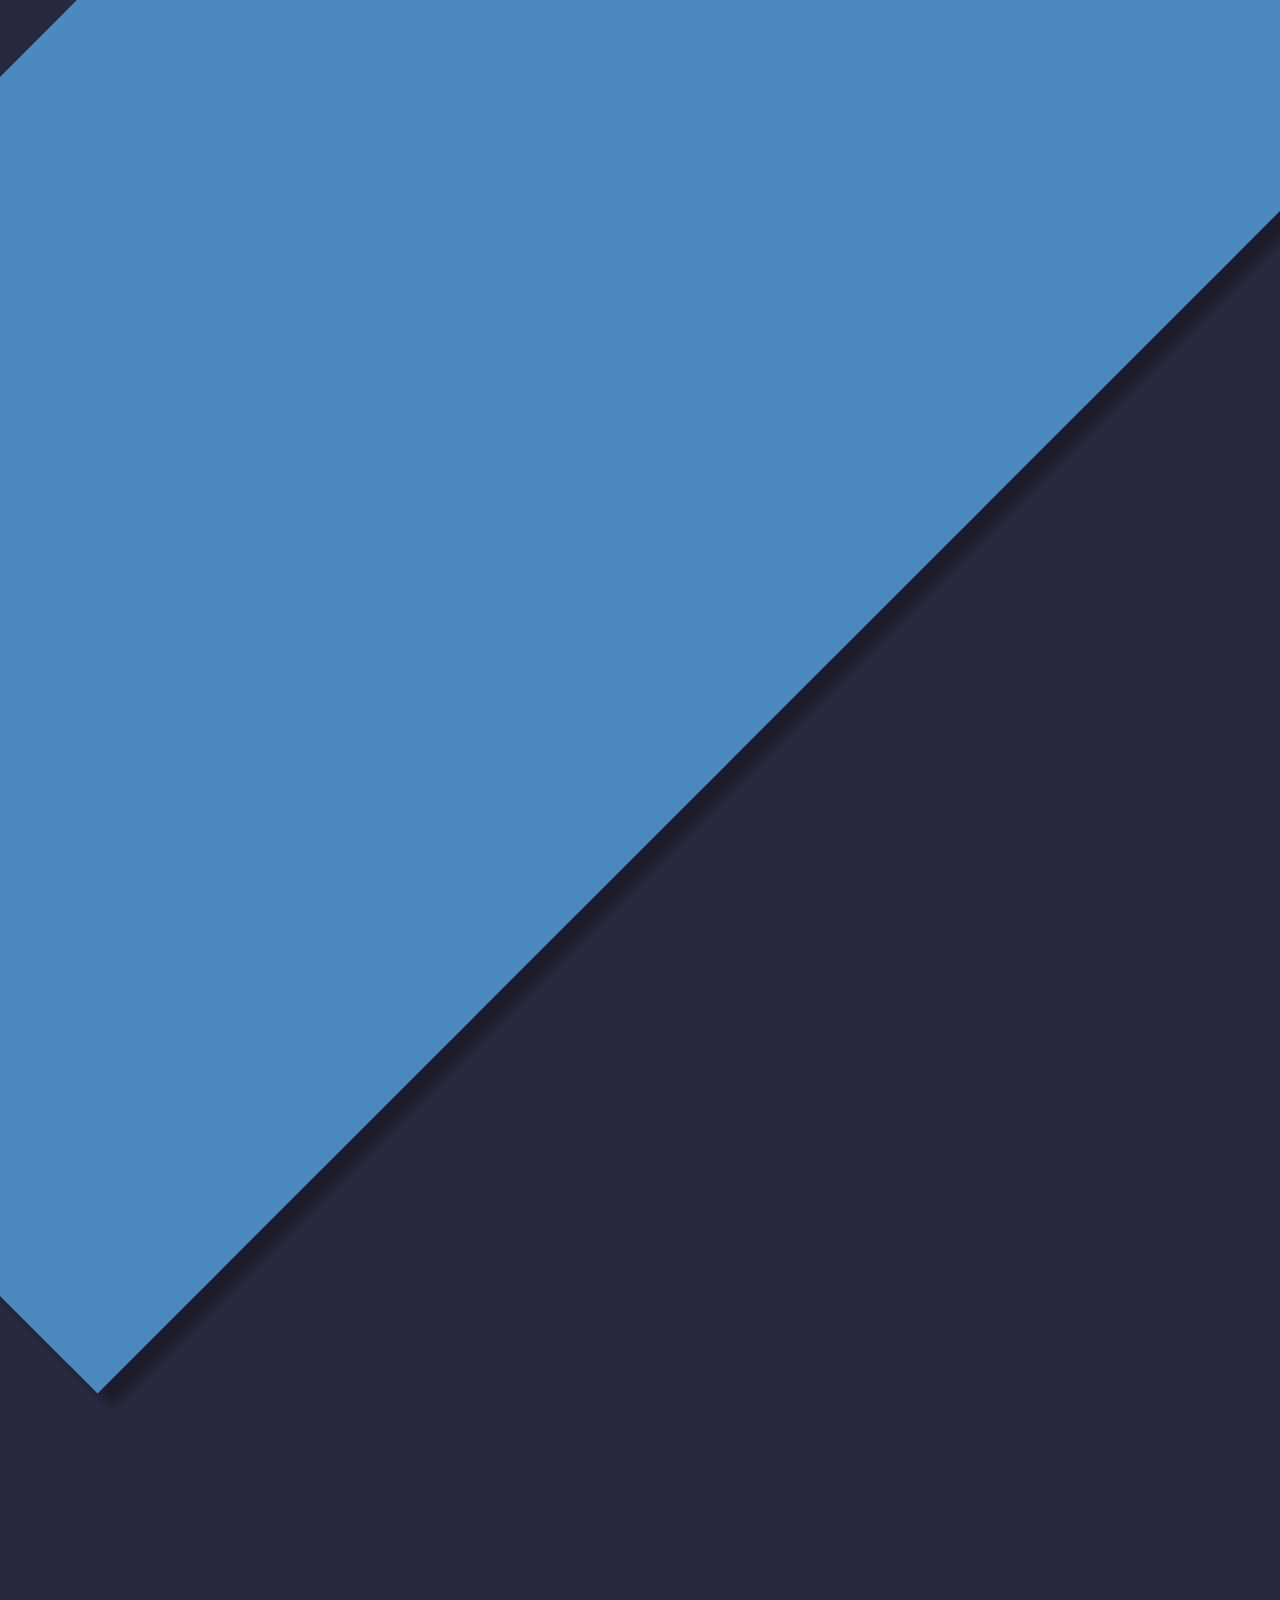
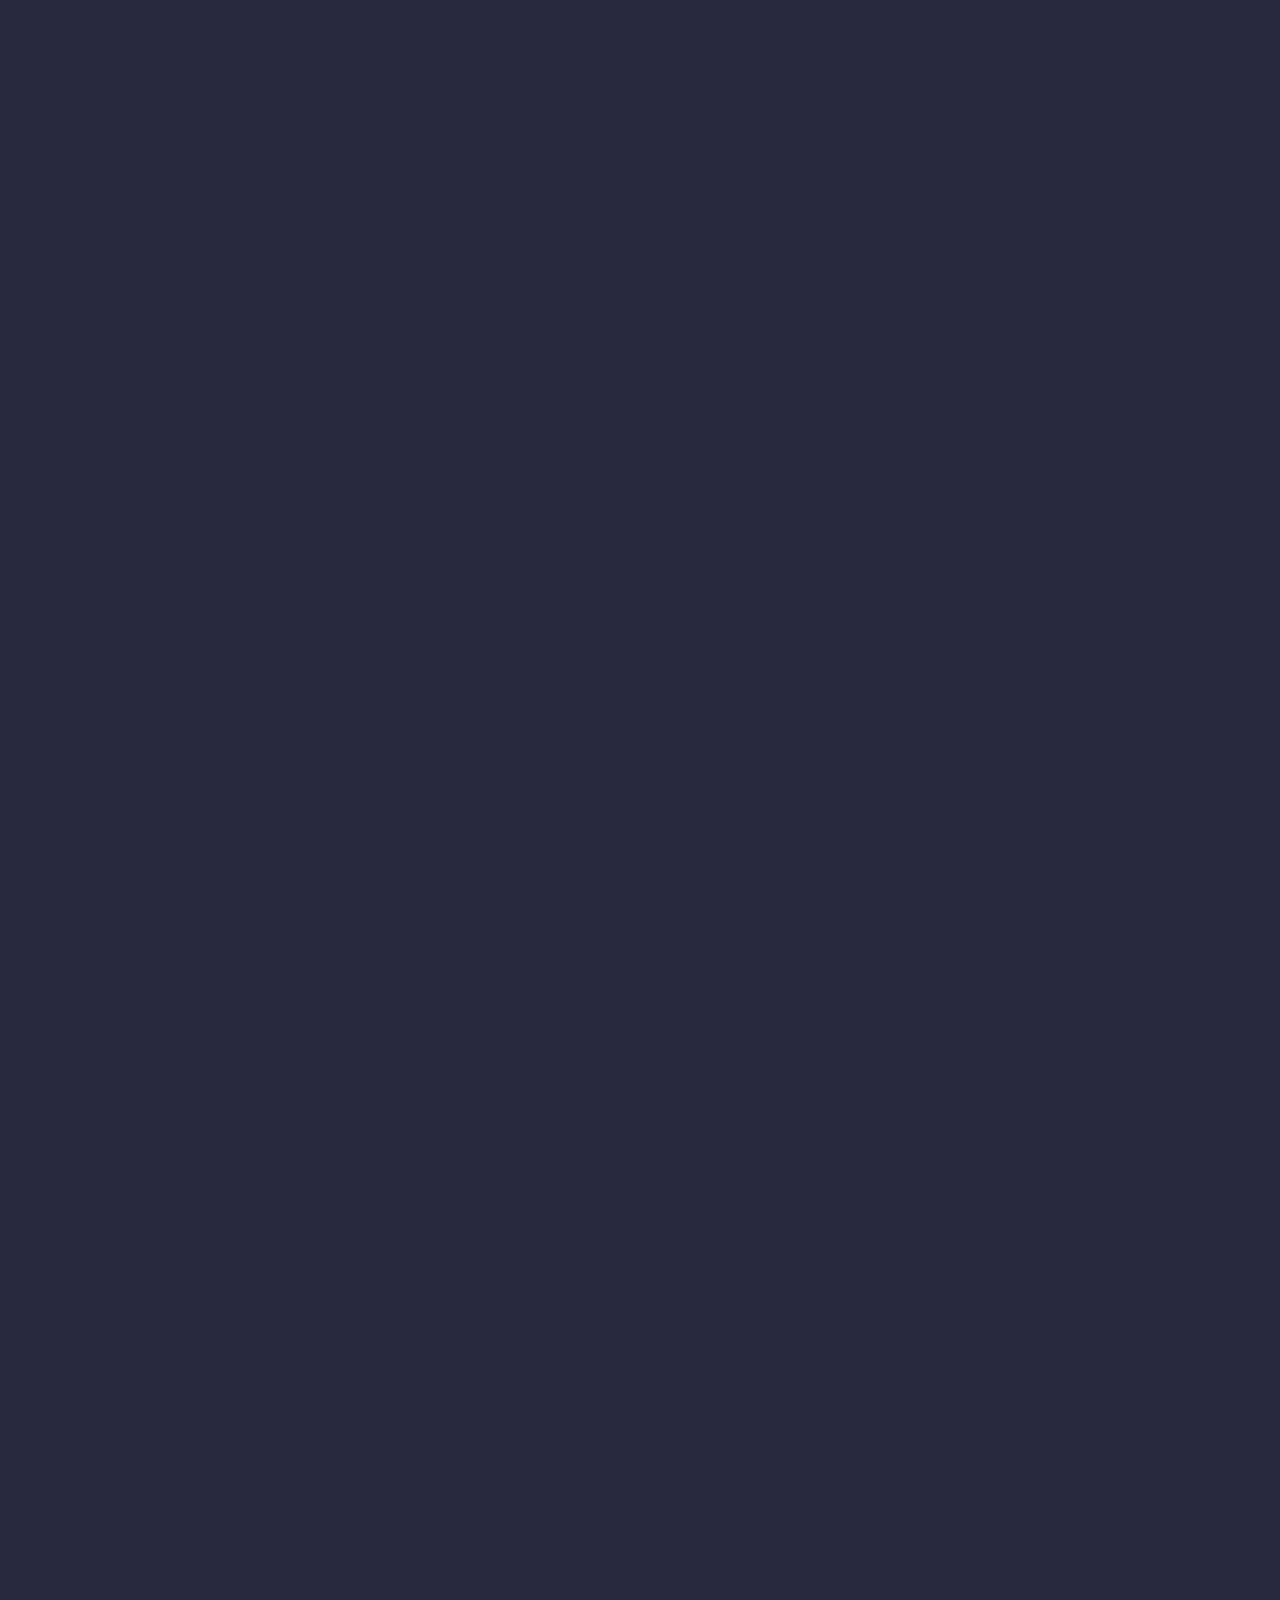
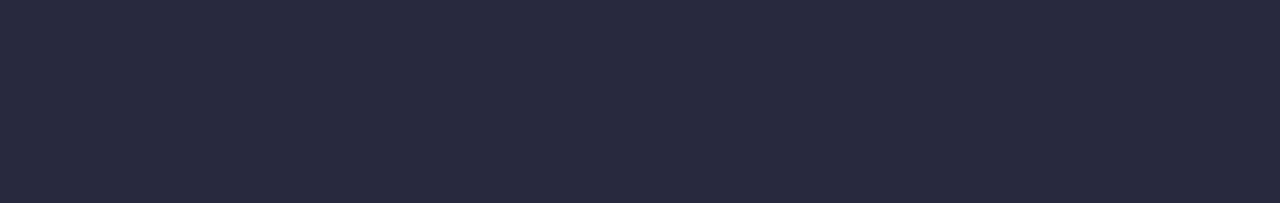
<file: index.html>
<!DOCTYPE html>
<html lang="pt-br">
<head>
    <meta charset="UTF-8">
    <meta name="viewport" content="width=device-width, initial-scale=1.0">
    <link rel="stylesheet" href="assets/style.css">
    <title>Portfolio - Vinicius Yeh</title>
</head>
<body id="scroll" class="clickable-area">
    <!--Introdution-->
    <div class="animation" id="animation">
        <div class="square1" id="square1"></div>
        <div class="square2" id="square2"></div>
    </div>

    <!--Sound effects-->
    <audio src="assets/aud/click sound.mp3" id="click-sound" preload="auto"></audio> 
    <audio src="assets/aud/hover.mp3" id="hover-sound" preload="auto"></audio>
    <audio src="assets/aud/swosh.mp3" id="scroll-sound" preload="auto"></audio>
    <audio src="assets/aud/background music.mp3" id="background" autoplay loop preload="auto"></audio>

    <script src="assets/js/animation.js"></script>
    <script src="assets/js/sound-effects.js"></script>
</body>
</html>
</file>
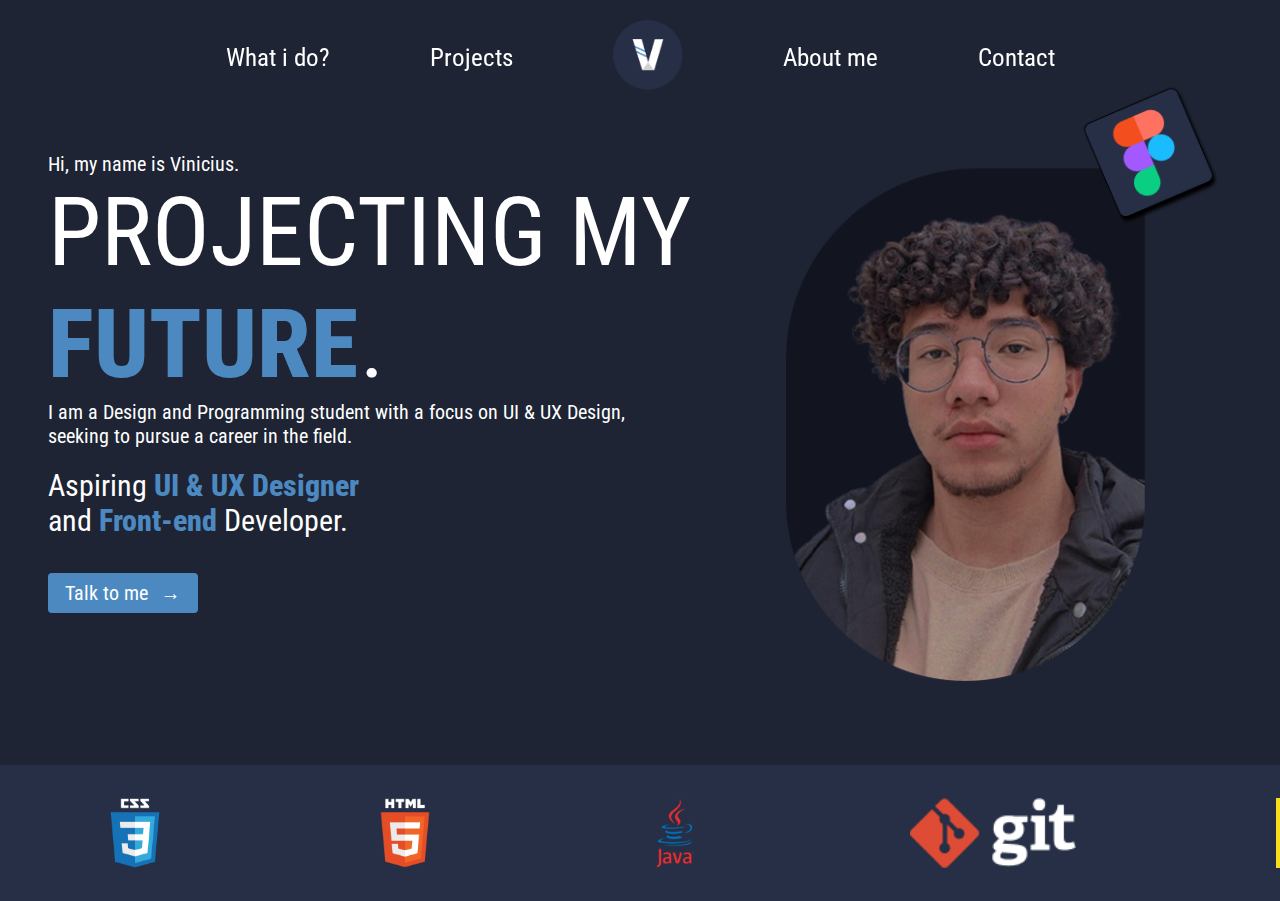
<file: making_menu.html>
<!DOCTYPE html>
<html lang="en">
<head>
    <meta charset="UTF-8">
    <meta name="viewport" content="width=device-width, initial-scale=1.0">
    <title>Making menu</title>
    <style>
        @import url('https://fonts.googleapis.com/css2?family=Roboto+Condensed:ital,wght@0,100..900;1,100..900&family=Roboto:ital,wght@0,100..900;1,100..900&display=swap');
        *{
            box-sizing: border-box;
            margin: 0;
            padding: 0;
            font-family: 'Roboto Condensed';
        }
        body{
            background-color: #1E2434;
        }
        .menu{
            position: fixed;
            top: 0;
            left: 0;
            width: 100%;
        }
        .menu ul{
            display: flex;
            justify-content: center;
            align-items: center;
            list-style: none;
            padding-top: 20px;
            margin: 0 auto;
        }
        .menu ul li{
            margin: 0 50px;
        }
        .menu ul li img{
            width: 70px;
            height: 70px;
            object-fit: cover;
        }
        .menu ul li a{
            text-decoration: none;
            color: #fff;
            font-size: 25px;
            position: relative;
            display: inline-block;
        }
        .menu_hover::after{
            content: '';
            position: absolute;
            left: 50%;
            bottom: -2px;
            transform: translateX(-50%);
            width: 0;
            height: 2px;
            background: #fff;
            transition: width 0.3s ease;
        }
        
        .menu_hover:hover::after {
            width: 100%;
        }

        .content{
            display: flex;
            justify-content: space-around;
            align-items: center;
            height: 85vh;
        }
        .content-img img{
            width: auto;
            height: 600px;
        }
        .content-text{
            color: #fff;
        }
        .content-text p{
            font-size: 20px;
        }
        .content-text h1{
            font-size: 96px;
            font-weight: 400;
        }
        .content-text h1 span{
            color: #4D89C1;
            font-weight: 800;
        }
        .content-text h1 .dot{
            font-size: 60px;
            color: #fff;
            margin-left: 5px;
        }
        .content-text h3{
            margin-top: 20px;
            font-weight: 400;
            font-size: 30px;
        }
        .content-text h3 span{
            color: #4D89C1;
            font-weight: 800;
        }
        .btn{
            height: 40px;
            width: 150px;
            border-radius: 4px;
            border: solid transparent 2px;
            background-color: #4D89C1;
            color: #fff;
            font-size: 20px;
            margin-top: 35px;
            cursor: pointer;
            transition: .5s ease;
        }
        .btn:hover{
            border: solid #fff 2px;
        }
        .btn .arrow{
            margin-left: 8px;
            display: inline-block;
            transition: transform .3s ease;
        }
        .btn:hover .arrow{
            transform: translateX(5px);
        }
        .carousel-container {
        width: 100%;
        overflow: hidden;
        background-color: #262F46;
        padding: 33px 0;
        }

        .carousel-track {
        display: flex;
        width: fit-content;
        animation: scroll 30s linear infinite;
        }

        .carousel-track img {
        height: 70px;
        margin: 0 100px;
        object-fit: contain;
        }

        @keyframes scroll {
        0% {
            transform: translateX(0);
        }
        100% {
            transform: translateX(-50%);
        }
        }
    </style>
</head>
<body>
    <header>
        <nav class="menu">
            <ul>
                <li><a href="#" class="menu_hover">What i do?</a></li>
                <li><a href="#" class="menu_hover">Projects</a></li>
                <li><img src="./assets/img/Logo.png" alt="Logo"></li>
                <li><a href="#" class="menu_hover">About me</a></li>
                <li><a href="#" class="menu_hover">Contact</a></li>
            </ul>
        </nav>
    </header>
    <main>
        <div class="content">
            <div class="content-text">
                <p>Hi, my name is Vinicius.</p>
                <h1>PROJECTING MY <br><span>FUTURE</span><span class="dot">.</span></h1>
                <p>I am a Design and Programming student with a focus on UI & UX Design,<p>seeking to pursue a career in the field.</p></p>
                <h3>Aspiring <span>UI & UX Designer</span> <br>and <span>Front-end</span> Developer.</h3>
                <button class="btn">Talk to me <span class="arrow">→</span></button>
            </div>
            <div class="content-img">
                <img src="./assets/img/Group 131.png" alt="">
            </div>
        </div>
        <div class="carousel-container">
            <div class="carousel-track">
                <img src="./assets/img/carrossel/devicon_css3-wordmark.png" alt="">
                <img src="./assets/img/carrossel/devicon_html5-wordmark.png" alt="">
                <img src="./assets/img/carrossel/devicon_java-wordmark.png" alt="">
                <img src="./assets/img/carrossel/logos_git.png" alt="">
                <img src="./assets/img/carrossel/logos_javascript.png" alt="">
                <img src="./assets/img/carrossel/logos_mysql.png" alt="">
                <img src="./assets/img/carrossel/mdi_github.png" alt="">
                <!--Duplicado para efeito de carrossel infinito-->
                <img src="./assets/img/carrossel/devicon_css3-wordmark.png" alt="">
                <img src="./assets/img/carrossel/devicon_html5-wordmark.png" alt="">
                <img src="./assets/img/carrossel/devicon_java-wordmark.png" alt="">
                <img src="./assets/img/carrossel/logos_git.png" alt="">
                <img src="./assets/img/carrossel/logos_javascript.png" alt="">
                <img src="./assets/img/carrossel/logos_mysql.png" alt="">
                <img src="./assets/img/carrossel/mdi_github.png" alt="">
            </div>
        </div>
    </main>
</body>
</html>
</file>
<file: assets/style.css>
body {
    margin: 0;
    padding: 0;
    height: 120vh; /* Garantir que o body ocupe 100% da altura da tela */
    background-color: #28293E;
    overflow: hidden; /* Evita barras de rolagem quando a div rotaciona */
}
.none{
    display: none;
}
.overflow{
    overflow: visible;
}
.overflow::-webkit-scrollbar {
    width: 8px;  /* Largura da barra de rolagem */
}
.overflow::-webkit-scrollbar-thumb {
    background-color: #4D89C1; /* Cor do thumb */
    border-radius: 10px;        /* Bordas arredondadas */
}
.overflow::-webkit-scrollbar-track {
    background-color: #28293E; /* Cor do fundo da barra */
}
.square1{
    width: 4000px;  /* 50% da largura da janela */
    height: 1000px;
    background-color: #4D89C1;
    transform: rotate(-45deg);
    position: absolute;
    top: 60%; /* Posiciona a div no topo da tela */
    left: -20%; /* Posiciona a div na borda esquerda da tela */
    transform-origin: left center; /* A rotação será em torno da borda esquerda */
    transition: 1s ease-in-out;
    box-shadow: 0 20px 8px rgba(0, 0, 0, 0.3);
    z-index: 1001;
}
.square2{
    width: 4000px;
    height: 1200px;
    background-color: #28293E;
    transform: rotate(-45deg);
    position: absolute;
    top: -50%;
    right: -11%;
    transform-origin: right center;
    transition: 1s ease-in-out;
    box-shadow: 0 -20px 8px rgba(0, 0, 0, 0.3);
    z-index: 1000;
}
.square1-animation{
    left: -95%;
    box-shadow: 0 20px 8px rgba(0, 0, 0, 0.1);
}
.square2-animation{
    right: -95%;
    box-shadow: 0 -20px 8px rgba(0, 0, 0, 0.1);
}
#button-test{
    width: 300px;
    height: 300px;
    background-color: #4D89C1;
    border-radius: 8px;
    margin: 50px;
    transition: .3s ease-in-out;
}
#button-test:hover{
    transform: scale(1.1);
}
</file>
